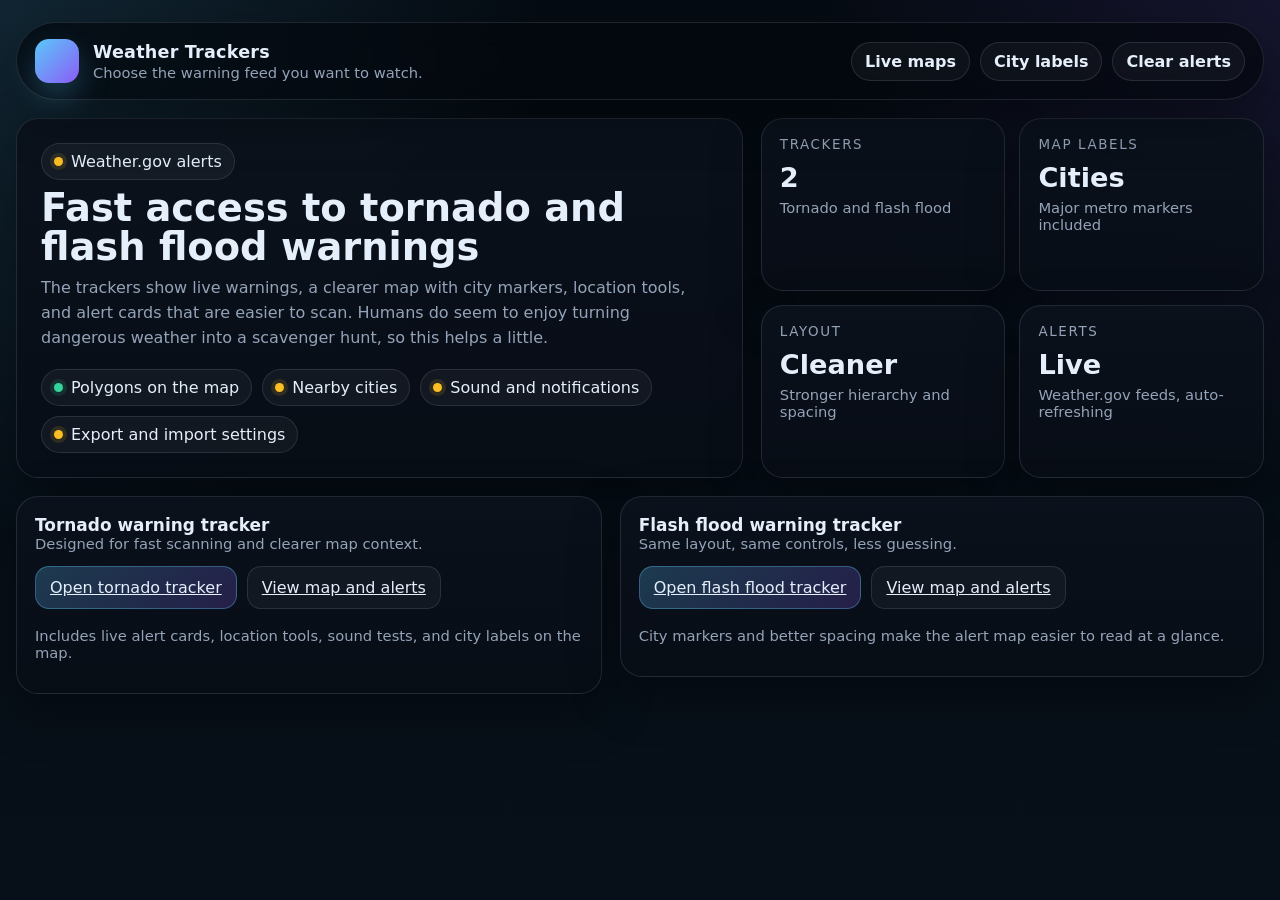
<file: index.html>
<!DOCTYPE html>
<html lang="en">
<head>
  <meta charset="UTF-8" />
  <meta name="viewport" content="width=device-width, initial-scale=1.0" />
  <title>Weather Trackers</title>
  <link rel="stylesheet" href="./assets/styles.css" />
</head>
<body>
  <main class="shell">
    <header class="topbar">
      <div class="brand">
        <div class="brand-mark"></div>
        <div>
          <h1>Weather Trackers</h1>
          <p>Choose the warning feed you want to watch.</p>
        </div>
      </div>
      <div class="topbar-actions">
        <span class="pill"><strong>Live maps</strong></span>
        <span class="pill"><strong>City labels</strong></span>
        <span class="pill"><strong>Clear alerts</strong></span>
      </div>
    </header>

    <section class="hero">
      <div class="hero-card">
        <span class="badge warn"><span class="dot"></span> Weather.gov alerts</span>
        <h2>Fast access to tornado and flash flood warnings</h2>
        <p>
          The trackers show live warnings, a clearer map with city markers, location tools, and alert cards that are easier to scan.
          Humans do seem to enjoy turning dangerous weather into a scavenger hunt, so this helps a little.
        </p>
        <div class="hero-tags">
          <span class="badge good"><span class="dot good"></span> Polygons on the map</span>
          <span class="badge"><span class="dot"></span> Nearby cities</span>
          <span class="badge"><span class="dot"></span> Sound and notifications</span>
          <span class="badge"><span class="dot"></span> Export and import settings</span>
        </div>
      </div>
      <div class="hero-side">
        <div class="stat-grid">
          <div class="stat">
            <div class="label">Trackers</div>
            <div class="value">2</div>
            <div class="sub">Tornado and flash flood</div>
          </div>
          <div class="stat">
            <div class="label">Map labels</div>
            <div class="value">Cities</div>
            <div class="sub">Major metro markers included</div>
          </div>
          <div class="stat">
            <div class="label">Layout</div>
            <div class="value">Cleaner</div>
            <div class="sub">Stronger hierarchy and spacing</div>
          </div>
          <div class="stat">
            <div class="label">Alerts</div>
            <div class="value">Live</div>
            <div class="sub">Weather.gov feeds, auto-refreshing</div>
          </div>
        </div>
      </div>
    </section>

    <section class="grid-main">
      <div class="panel">
        <div class="section-title">
          <div>
            <h3>Tornado warning tracker</h3>
            <p>Designed for fast scanning and clearer map context.</p>
          </div>
        </div>
        <div class="btn-row">
          <a class="btn primary" href="./tornado/">Open tornado tracker</a>
          <a class="btn" href="./tornado/">View map and alerts</a>
        </div>
        <p class="footer-note">Includes live alert cards, location tools, sound tests, and city labels on the map.</p>
      </div>

      <div class="panel">
        <div class="section-title">
          <div>
            <h3>Flash flood warning tracker</h3>
            <p>Same layout, same controls, less guessing.</p>
          </div>
        </div>
        <div class="btn-row">
          <a class="btn primary" href="./flash-flood/">Open flash flood tracker</a>
          <a class="btn" href="./flash-flood/">View map and alerts</a>
        </div>
        <p class="footer-note">City markers and better spacing make the alert map easier to read at a glance.</p>
      </div>
    </section>
  </main>
</body>
</html>
</file>
<file: assets/styles.css>
:root {
  color-scheme: dark;
  --bg: #071019;
  --bg-soft: #0d1724;
  --panel: rgba(12, 20, 31, 0.88);
  --panel-2: rgba(16, 26, 40, 0.92);
  --line: rgba(148, 163, 184, 0.18);
  --line-strong: rgba(148, 163, 184, 0.3);
  --text: #e5eefb;
  --muted: #94a3b8;
  --accent: #5ac8fa;
  --accent-2: #8b5cf6;
  --good: #34d399;
  --warn: #fbbf24;
  --bad: #fb7185;
  --shadow: 0 18px 50px rgba(0,0,0,.35);
  --radius: 22px;
}

* { box-sizing: border-box; }
html, body { margin: 0; min-height: 100%; }
body {
  font-family: Inter, ui-sans-serif, system-ui, -apple-system, BlinkMacSystemFont, "Segoe UI", sans-serif;
  color: var(--text);
  background:
    radial-gradient(circle at top left, rgba(90,200,250,.14), transparent 35%),
    radial-gradient(circle at top right, rgba(139,92,246,.12), transparent 30%),
    linear-gradient(180deg, #050b12 0%, var(--bg) 100%);
}

a { color: inherit; }
button, input, select {
  font: inherit;
}

.shell {
  width: min(1440px, calc(100% - 32px));
  margin: 0 auto;
  padding: 22px 0 36px;
}

.topbar {
  display: flex;
  justify-content: space-between;
  align-items: center;
  gap: 16px;
  padding: 16px 18px;
  background: rgba(3, 8, 14, 0.7);
  border: 1px solid var(--line);
  border-radius: 999px;
  backdrop-filter: blur(14px);
  box-shadow: var(--shadow);
  position: sticky;
  top: 12px;
  z-index: 20;
}
.brand {
  display: flex;
  align-items: center;
  gap: 14px;
}
.brand-mark {
  width: 44px; height: 44px; border-radius: 14px;
  background: linear-gradient(135deg, var(--accent), var(--accent-2));
  box-shadow: 0 14px 30px rgba(90,200,250,.25);
}
.brand h1 {
  font-size: 1.1rem;
  margin: 0;
  letter-spacing: .2px;
}
.brand p {
  margin: 2px 0 0;
  color: var(--muted);
  font-size: .92rem;
}
.topbar-actions { display: flex; gap: 10px; flex-wrap: wrap; }
.pill, .chip, .badge {
  display: inline-flex;
  align-items: center;
  gap: 8px;
  border-radius: 999px;
  border: 1px solid var(--line);
  background: rgba(255,255,255,.04);
}
.pill, .chip {
  padding: 9px 13px;
  color: var(--muted);
  text-decoration: none;
}
.pill strong, .chip strong { color: var(--text); }

.hero {
  margin-top: 18px;
  display: grid;
  grid-template-columns: 1.3fr .9fr;
  gap: 18px;
}
.hero-card, .panel, .stat, .map-card, .alert-card, .log-card {
  background: linear-gradient(180deg, rgba(11, 18, 28, .95), rgba(8, 13, 22, .92));
  border: 1px solid var(--line);
  border-radius: var(--radius);
  box-shadow: var(--shadow);
}
.hero-card {
  padding: 24px;
}
.hero-card h2 {
  margin: 8px 0 10px;
  font-size: clamp(2rem, 3vw, 3.2rem);
  line-height: 1.02;
}
.hero-card p {
  margin: 0;
  max-width: 68ch;
  color: var(--muted);
  font-size: 1rem;
  line-height: 1.55;
}
.hero-tags {
  margin-top: 18px;
  display: flex;
  gap: 10px;
  flex-wrap: wrap;
}
.badge {
  padding: 8px 12px;
  color: var(--text);
  background: rgba(255,255,255,.045);
}
.badge .dot, .dot {
  width: 9px; height: 9px; border-radius: 50%; display: inline-block;
  background: var(--warn);
  box-shadow: 0 0 0 4px rgba(251,191,36,.12);
}
.badge.good .dot, .dot.good { background: var(--good); box-shadow: 0 0 0 4px rgba(52,211,153,.12); }
.badge.warn .dot, .dot.warn { background: var(--warn); box-shadow: 0 0 0 4px rgba(251,191,36,.12); }
.badge.bad .dot, .dot.bad { background: var(--bad); box-shadow: 0 0 0 4px rgba(251,113,133,.12); }

.hero-side {
  display: grid;
  gap: 18px;
}
.stat-grid {
  display: grid;
  grid-template-columns: repeat(2, 1fr);
  gap: 14px;
}
.stat {
  padding: 18px;
}
.stat .label {
  color: var(--muted);
  font-size: .84rem;
  text-transform: uppercase;
  letter-spacing: .12em;
}
.stat .value {
  margin-top: 10px;
  font-size: 1.7rem;
  font-weight: 700;
}
.stat .sub {
  margin-top: 6px;
  color: var(--muted);
  font-size: .92rem;
}

.grid-main {
  margin-top: 18px;
  display: grid;
  grid-template-columns: 1fr 1.1fr;
  gap: 18px;
  align-items: start;
}
.panel {
  padding: 18px;
}
.section-title {
  display: flex;
  justify-content: space-between;
  align-items: end;
  gap: 12px;
  margin-bottom: 14px;
}
.section-title h3 {
  margin: 0;
  font-size: 1.06rem;
}
.section-title p {
  margin: 0;
  color: var(--muted);
  font-size: .92rem;
}
.controls {
  display: grid;
  gap: 12px;
}
.control-row {
  display: grid;
  grid-template-columns: repeat(2, minmax(0, 1fr));
  gap: 12px;
}
.field {
  display: grid;
  gap: 7px;
}
.field label {
  color: var(--muted);
  font-size: .88rem;
}
.field input, .field select, .field textarea {
  width: 100%;
  padding: 12px 13px;
  border-radius: 14px;
  border: 1px solid var(--line);
  background: rgba(255,255,255,.03);
  color: var(--text);
  outline: none;
}
.field input::placeholder, .field textarea::placeholder { color: #6b7280; }
.field input:focus, .field select:focus, .field textarea:focus {
  border-color: rgba(90,200,250,.6);
  box-shadow: 0 0 0 3px rgba(90,200,250,.12);
}
.toggle-row, .btn-row, .chip-row {
  display: flex;
  flex-wrap: wrap;
  gap: 10px;
}
.toggle {
  display: inline-flex;
  align-items: center;
  gap: 8px;
  padding: 10px 12px;
  border: 1px solid var(--line);
  border-radius: 14px;
  background: rgba(255,255,255,.03);
  color: var(--text);
  cursor: pointer;
}
.toggle input { accent-color: var(--accent); }
.btn {
  border: 1px solid var(--line);
  background: rgba(255,255,255,.04);
  color: var(--text);
  border-radius: 14px;
  padding: 11px 14px;
  cursor: pointer;
  transition: transform .14s ease, border-color .14s ease, background .14s ease;
}
.btn:hover { transform: translateY(-1px); border-color: var(--line-strong); background: rgba(255,255,255,.06); }
.btn.primary { background: linear-gradient(135deg, rgba(90,200,250,.24), rgba(139,92,246,.22)); border-color: rgba(90,200,250,.35); }
.btn.danger { background: rgba(251,113,133,.12); border-color: rgba(251,113,133,.25); }
.btn.small { padding: 8px 10px; border-radius: 12px; font-size: .9rem; }

.map-card {
  overflow: hidden;
}
.map-header {
  padding: 18px 18px 12px;
  display: flex;
  justify-content: space-between;
  align-items: start;
  gap: 16px;
}
.map-header h3 { margin: 0; font-size: 1.05rem; }
.map-header p { margin: 6px 0 0; color: var(--muted); font-size: .92rem; }
.map-legend {
  display: flex;
  gap: 10px;
  flex-wrap: wrap;
  justify-content: flex-end;
}
.legend-item {
  display: inline-flex;
  align-items: center;
  gap: 7px;
  color: var(--muted);
  background: rgba(255,255,255,.03);
  border: 1px solid var(--line);
  border-radius: 999px;
  padding: 7px 10px;
  font-size: .86rem;
}
.legend-swatch {
  width: 12px;
  height: 12px;
  border-radius: 4px;
}
.map-wrap { position: relative; }
#map {
  height: 590px;
  width: 100%;
  border-top: 1px solid var(--line);
}
.map-hint {
  position: absolute;
  left: 16px;
  bottom: 16px;
  z-index: 700;
  max-width: 340px;
  padding: 10px 12px;
  border-radius: 14px;
  background: rgba(4, 10, 16, .78);
  border: 1px solid rgba(255,255,255,.08);
  color: #dbe7fb;
  backdrop-filter: blur(12px);
  font-size: .9rem;
}

.alerts {
  display: grid;
  gap: 12px;
}
.alert-card {
  padding: 16px;
}
.alert-head {
  display: flex;
  justify-content: space-between;
  gap: 10px;
  align-items: start;
}
.alert-title {
  margin: 0;
  font-size: 1.02rem;
}
.alert-meta, .mini, .muted {
  color: var(--muted);
}
.alert-meta { margin-top: 6px; font-size: .9rem; line-height: 1.45; }
.alert-body {
  margin-top: 12px;
  display: grid;
  gap: 10px;
}
.alert-summary {
  color: #dbe7fb;
  line-height: 1.5;
}
.alert-tags {
  display: flex;
  flex-wrap: wrap;
  gap: 8px;
}
.tag {
  padding: 7px 10px;
  border-radius: 999px;
  border: 1px solid var(--line);
  background: rgba(255,255,255,.03);
  color: var(--muted);
  font-size: .86rem;
}
.alert-actions {
  display: flex;
  flex-wrap: wrap;
  gap: 8px;
}
.alert-expanded {
  display: none;
  margin-top: 12px;
  padding-top: 12px;
  border-top: 1px solid var(--line);
  color: #c7d2e2;
  line-height: 1.55;
  white-space: pre-wrap;
}
.alert-card.expanded .alert-expanded { display: block; }
.alert-card.acknowledged { opacity: .72; }

.log-card {
  margin-top: 18px;
  padding: 18px;
}
.log {
  margin: 0;
  max-height: 240px;
  overflow: auto;
  padding-left: 18px;
  color: #d3dcef;
}
.log li { margin: 0 0 10px; }
.small-note {
  color: var(--muted);
  font-size: .88rem;
}
.footer-note {
  margin-top: 18px;
  color: var(--muted);
  font-size: .92rem;
}

.leaflet-container { background: #0b1220; }
.leaflet-tooltip.city-label {
  background: rgba(10,18,28,.86);
  color: #e5eefb;
  border: 1px solid rgba(255,255,255,.1);
  box-shadow: 0 8px 24px rgba(0,0,0,.25);
  border-radius: 999px;
  padding: 4px 8px;
  font-size: 12px;
}
.leaflet-popup-content-wrapper {
  background: #0c1522;
  color: var(--text);
  border-radius: 16px;
}
.leaflet-popup-tip { background: #0c1522; }

@media (max-width: 1100px) {
  .hero, .grid-main { grid-template-columns: 1fr; }
  .stat-grid { grid-template-columns: repeat(4, 1fr); }
}
@media (max-width: 760px) {
  .shell { width: min(100% - 18px, 100%); }
  .topbar { border-radius: 24px; padding: 14px; position: static; }
  .brand { align-items: flex-start; }
  .stat-grid { grid-template-columns: repeat(2, 1fr); }
  .control-row { grid-template-columns: 1fr; }
  #map { height: 480px; }
  .map-header { flex-direction: column; align-items: stretch; }
  .map-legend { justify-content: flex-start; }
}
</file>
